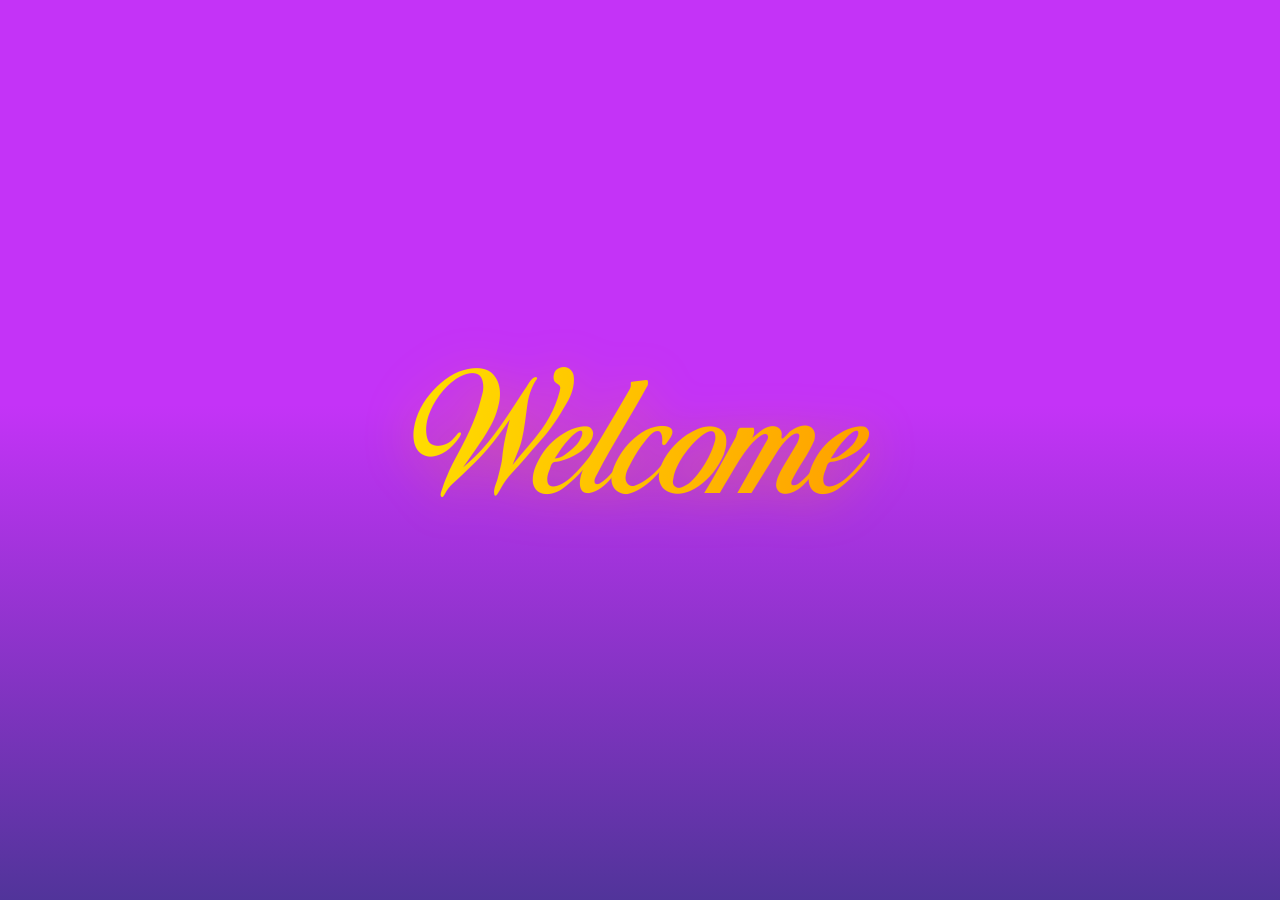
<file: index.html>
<!doctype html>
<html lang="en">
<head>
<meta charset="utf-8">
<meta name="viewport" content="width=device-width, initial-scale=1, viewport-fit=cover">
<title>Kenny Clint Hutahaean</title>
<meta name="description" content="Portfolio of Kenny Clint Hutahaean, Informatics student at Universitas Diponegoro.">
<link rel="preconnect" href="https://fonts.googleapis.com">
<link rel="preconnect" href="https://fonts.gstatic.com" crossorigin>
<link href="https://fonts.googleapis.com/css2?family=Inter:wght@500;700;800&family=Playball&family=Rubik+Mono+One&display=swap" rel="stylesheet">
<link rel="preload" href="assets/fonts/BirdsOfParadise.ttf" as="font" type="font/ttf" crossorigin>
<style>html,*{-webkit-tap-highlight-color:rgba(0,0,0,0)}</style>
<link rel="stylesheet" href="style.css?v=17">
<link rel="stylesheet" href="badge.css?v=7">
<link rel="stylesheet" href="widgets.css?v=6">
</head>
<body>
<div class="bg" aria-hidden="true"></div>

<!-- Welcome -->
<main id="welcome" class="welcome" tabindex="0" aria-label="Welcome">
  <h1 class="script">Welcome</h1>
</main>

<!-- Segmented control (iOS-style liquid glass) -->
<nav class="seg" id="seg" aria-label="Sections" hidden>
  <span class="seg-thumb" aria-hidden="true"></span>
  <a href="#about"    class="seg-item" data-page="about">About me</a>
  <a href="#profile"  class="seg-item" data-page="profile">Profile</a>
  <a href="#projects" class="seg-item" data-page="projects">Projects</a>
  <a href="#skills"   class="seg-item" data-page="skills">Skills</a>
</nav>

<div id="pages" class="pages" hidden>

  <!-- About me -->
  <section id="about" class="page">
    <div class="badge-layer" id="badgeLayer">
      <svg class="strap" aria-hidden="true">
        <path id="strapPath" fill="none" stroke="#0b0b0d" stroke-width="30" stroke-linejoin="round"/>
        <path id="strapEdge" fill="none" stroke="rgba(255,255,255,.14)" stroke-width="2" stroke-linejoin="round" transform="translate(-13 0)"/>
        <text class="strap-text" dy="3.5"><textPath href="#strapPath">KENNY CLINT HUTAHAEAN • KENNY CLINT HUTAHAEAN • KENNY CLINT HUTAHAEAN • KENNY CLINT HUTAHAEAN • </textPath></text>
      </svg>
      <div class="card-wrap" aria-label="Draggable ID badge">
        <div class="card-3d">
          <div class="face front">
            <div class="clip"><i></i></div><div class="slot"></div>
            <div class="photo"><img src="assets/kenny.jpg" alt="Kenny" draggable="false"></div>
            <div class="b-hello">HELLO!!!!</div>
            <div class="b-tag">I'M KENNY</div>
            <div class="sheen"></div>
          </div>
          <div class="face back">
            <div class="clip"><i></i></div><div class="slot"></div>
            <div class="mono">KC</div>
            <div class="meta">KENNY CLINT<br>HUTAHAEAN</div>
            <div class="meta small">INFORMATICS · UNDIP</div>
            <div class="sheen"></div>
          </div>
        </div>
      </div>
    </div>
    <div class="about-wrap">
    <div class="about">
      <div class="badge-slot" aria-hidden="true"></div>
      <div class="about-text">
        <h2 class="hello">HELLOOO!!!</h2>
        <p class="intro rv">My name is Kenny. A freshman from
          <span class="crest"><img src="assets/undip.png?v=2" alt="Universitas Diponegoro"></span></p>
        <p class="body rv">If you ask me what is my personality? I’m ambivert, ISTJ, diligent, and prob youuurr…… nahhh jkkk. If you want to contact me, here’s my contact :</p>
        <div class="socials">
          <a class="app-icon rv" href="https://github.com/KennyClient" target="_blank" rel="noopener" aria-label="GitHub" title="github.com/KennyClient">
            <svg viewBox="0 0 24 24" fill="#111"><path d="M12 .5A11.5 11.5 0 0 0 .5 12c0 5.08 3.29 9.39 7.86 10.91.58.1.79-.25.79-.56v-2c-3.2.7-3.87-1.54-3.87-1.54-.52-1.33-1.28-1.69-1.28-1.69-1.04-.71.08-.7.08-.7 1.15.08 1.76 1.18 1.76 1.18 1.02 1.75 2.68 1.25 3.34.95.1-.74.4-1.25.72-1.54-2.55-.29-5.24-1.28-5.24-5.69 0-1.26.45-2.28 1.18-3.09-.12-.29-.51-1.46.11-3.05 0 0 .97-.31 3.17 1.18a11 11 0 0 1 5.77 0c2.2-1.49 3.17-1.18 3.17-1.18.62 1.59.23 2.76.11 3.05.74.81 1.18 1.83 1.18 3.09 0 4.42-2.69 5.39-5.25 5.68.41.36.78 1.06.78 2.14v3.17c0 .31.21.67.8.56A11.5 11.5 0 0 0 23.5 12 11.5 11.5 0 0 0 12 .5z"/></svg>
          </a>
          <a class="app-icon ig rv" href="https://instagram.com/kennyclienth" target="_blank" rel="noopener" aria-label="Instagram" title="Instagram"><svg viewBox="0 0 24 24" fill="none" stroke="url(#ig-grad)" stroke-width="2" stroke-linecap="round"><defs><linearGradient id="ig-grad" x1="0" y1="1" x2="1" y2="0"><stop offset="0" stop-color="#feda75"/><stop offset=".3" stop-color="#fa7e1e"/><stop offset=".55" stop-color="#d62976"/><stop offset=".8" stop-color="#962fbf"/><stop offset="1" stop-color="#4f5bd5"/></linearGradient></defs><rect x="3" y="3" width="18" height="18" rx="5.5"/><circle cx="12" cy="12" r="4.2"/><circle cx="17.4" cy="6.6" r="1.1" fill="#d62976" stroke="none"/></svg></a>
          <a class="app-icon li rv" href="https://www.linkedin.com/in/kenny-clint-hutahaean-b64733250" target="_blank" rel="noopener" aria-label="LinkedIn" title="LinkedIn"><svg viewBox="0 0 24 24"><rect width="24" height="24" rx="5" fill="#0A66C2"/><path fill="#fff" d="M7.1 9.6H4.4V19h2.7V9.6zM5.75 5A1.57 1.57 0 1 0 5.8 8.15 1.57 1.57 0 0 0 5.75 5zM19.6 13.6c0-2.5-1.3-4.2-3.5-4.2-1.2 0-2 .6-2.4 1.2V9.6H11V19h2.7v-5c0-1.3.5-2.2 1.6-2.2s1.5.9 1.5 2.2V19h2.8v-5.4z"/></svg></a>
          <a class="app-icon dc rv" href="#" data-copy="kennyclint" aria-label="Discord: kennyclint (click to copy)" title="Discord: kennyclint (click to copy)"><img src="assets/discord.png" alt="Discord"></a>
          <a class="app-icon mail rv" href="mailto:kennyclient2017@gmail.com" aria-label="Email" title="kennyclient2017@gmail.com"><img src="assets/gmail.png" alt="Gmail"></a>
        </div>
    </div>
    </div>
      <div class="widgets">
        <article class="widget w-note rv">
          <h3 class="w-title"><b>Kenny</b> <span>lg bangun</span> <u>dirinya</u><span>.</span></h3>
          <hr>
          <p>aku pikir disain, coding, dan segala macam.</p>
          <p>aku pikir dengan coding kita bisa merubah hal.</p>
          <p>aku pikir sih ya, kita sebaiknya merancang hal-hal yang dapat mengerjakan tugas-tugas yang tidak kita nikmati, serta membuat hal-hal yang kita nikmati menjadi jauh lebih baik.</p>
          <p>aku pikir.. ada banyak hal di dunia ini.</p>
          <p>aku pikir ada sesuatu hal yg kurang, tapi pasti yang baik.</p>
          <p>yang paling penting. jumlah yang optimal.</p>
        </article>

        <article class="widget w-music rv" id="music" aria-label="Songs I like">
          <div class="m-top">
            <div class="m-cover"><img id="mCover" src="assets/music/5tDbyeaCvxjNCBcupQucGo.jpg" alt="" draggable="false"></div>
            <a class="m-brand" id="mLink" href="https://open.spotify.com/track/5tDbyeaCvxjNCBcupQucGo" target="_blank" rel="noopener" aria-label="Open in Spotify" title="Open in Spotify"><img src="assets/spotify.png" alt="Spotify" draggable="false"></a>
          </div>
          <div class="m-meta">
            <div class="m-title"><span id="mTitle">#BrooklynBloodPop!</span><i class="m-e" id="mExplicit" title="Explicit">E</i></div>
            <div class="m-artist" id="mArtist">SyKo</div>
            <div class="m-bar" aria-hidden="true"><i id="mProg"></i></div>
          </div>
          <div class="m-controls" role="group" aria-label="Player controls">
            <button type="button" id="mList" aria-label="Song list" aria-expanded="false"><svg viewBox="0 0 24 24"><path d="M5 7h14M5 12h14M5 17h9" fill="none" stroke="currentColor" stroke-width="2.4" stroke-linecap="round"/></svg></button>
            <button type="button" id="mPrev" aria-label="Previous"><svg viewBox="0 0 24 24" fill="currentColor"><path d="M11.5 12 20 6v12l-8.5-6zM3 12l8.5-6v12L3 12z"/></svg></button>
            <button type="button" id="mPlay" class="m-play" aria-label="Play"><svg class="i-play" viewBox="0 0 24 24" fill="currentColor"><path d="M7 4.5v15l13-7.5-13-7.5z"/></svg><svg class="i-pause" viewBox="0 0 24 24" fill="currentColor"><path d="M6 4h4.4v16H6zM13.6 4H18v16h-4.4z"/></svg></button>
            <button type="button" id="mNext" aria-label="Next"><svg viewBox="0 0 24 24" fill="currentColor"><path d="M12.5 12 4 6v12l8.5-6zM21 12l-8.5-6v12L21 12z"/></svg></button>
            <button type="button" id="mShuffle" aria-label="Shuffle" aria-pressed="false"><svg viewBox="0 0 24 24" fill="none" stroke="currentColor" stroke-width="2.2" stroke-linecap="round" stroke-linejoin="round"><path d="M3 7h3.5c2 0 3.2 1 4.2 2.7l2.6 4.6c1 1.7 2.200 2.700 4.200 2.700H21M3 17h3.500c2 0 3.200-1 4.200-2.700M13.300 9.700c1-1.700 2.200-2.700 4.200-2.700H21M18.500 4 21 7l-2.500 3M18.500 14l2.500 3-2.500 3"/></svg></button>
          </div>
          <ol class="m-queue" id="mQueue" hidden></ol>
          <div class="m-embed" aria-hidden="true"><div id="mEngine"></div></div>
        </article>
        <article class="widget w-skills rv" aria-label="Strengths">
          <h3 class="w-title"><b>Strengths</b><span>.</span></h3>
          <hr>
          <ul class="s-list">
            <li class="s-row"><div class="s-head"><span>Leadership</span><b>95<small>/100</small></b></div><div class="s-bar" role="progressbar" aria-label="Leadership" aria-valuemin="0" aria-valuemax="100" aria-valuenow="95" style="--v:95"><i></i></div></li>
            <li class="s-row"><div class="s-head"><span>Communication</span><b>80<small>/100</small></b></div><div class="s-bar" role="progressbar" aria-label="Communication" aria-valuemin="0" aria-valuemax="100" aria-valuenow="80" style="--v:80"><i></i></div></li>
            <li class="s-row"><div class="s-head"><span>Organizer</span><b>86<small>/100</small></b></div><div class="s-bar" role="progressbar" aria-label="Organizer" aria-valuemin="0" aria-valuemax="100" aria-valuenow="86" style="--v:86"><i></i></div></li>
            <li class="s-row"><div class="s-head"><span>Problem Solving</span><b>84<small>/100</small></b></div><div class="s-bar" role="progressbar" aria-label="Problem Solving" aria-valuemin="0" aria-valuemax="100" aria-valuenow="84" style="--v:84"><i></i></div></li>
            <li class="s-row"><div class="s-head"><span>Computer Science</span><b>50<small>/100</small></b></div><div class="s-bar" role="progressbar" aria-label="Computer Science" aria-valuemin="0" aria-valuemax="100" aria-valuenow="50" style="--v:50"><i></i></div></li>
            <li class="s-row"><div class="s-head"><span>Creativity</span><b>80<small>/100</small></b></div><div class="s-bar" role="progressbar" aria-label="Creativity" aria-valuemin="0" aria-valuemax="100" aria-valuenow="80" style="--v:80"><i></i></div></li>
          </ul>
        </article>
      </div>    </div>
  </section>

  <!-- Profile -->
  <section id="profile" class="page">
    <div class="panel profile">
      <h2 class="title">KENNY CLINT HUTAHAEAN</h2>
      <h3 class="sub">Tentang saya</h3>
      <p class="body">Saya merupakan mahasiswa dengan pengalaman organisasi OSIS pada bidang Publikasi, Dokumentasi, dan Desain (PDD) serta Teknologi Informasi dan Komunikasi (TIK). Selama dua tahun masa pengabdian, saya pernah menjabat sebagai anggota hingga ketua divisi. Selama masa perkuliahan, saya berkomitmen untuk mendalami bidang keamanan siber (Cybersecurity), pemrograman C++ dan Python, serta berinovasi melalui pengembangan proyek teknologi seperti proyek AI yang berbasis lokal yang ingin saya buat.</p>

      <div class="cols">
        <div class="mini">
          <h4>Pendidikan</h4>
          <ul class="timeline">
            <li><b>Universitas Diponegoro</b><span>S1 Informatika</span><em>Aug 2026 – sekarang</em></li>
            <li><b>SMA Swasta Sultan Iskandar Muda Medan</b><em>Jul 2023 – Apr 2026</em></li>
          </ul>
        </div>
        <div class="mini">
          <h4>Pengalaman</h4>
          <ul class="timeline">
            <li><b>Ketua OSIS, Bidang TIK</b><em>2025 – 2026</em></li>
            <li><b>Anggota OSIS, Bidang TIK</b><em>2024 – 2025</em></li>
            <li><b>Anggota Organisasi Rohani Kristen, Multimedia</b><em>2025 – 2026</em></li>
            <li><b>Anggota Multimedia Gereja GBI</b><em>2024 – 2026</em></li>
          </ul>
        </div>
        <div class="mini">
          <h4>Informasi tambahan</h4>
          <ul class="timeline">
            <li><b>Bahasa</b><span>Inggris, Indonesia</span></li>
            <li><b>Sertifikasi</b><span>Dicoding Python (2023)</span><span>5 Sertifikat IT Binus Center, Akreditasi A (SD)</span></li>
            <li><b>English</b><span>Akreditasi A+ tingkat lomba nasional</span></li>
          </ul>
        </div>
      </div>
    </div>
  </section>

  <!-- Projects -->
  <section id="projects" class="page">
    <div class="panel">
      <h2 class="title">Projects</h2>
      <h3 class="sub">Things I have built and run</h3>
      <div class="grid g2">
        <article class="card"><header><h4>Online OSIS Election</h4></header>
          <p>Sistem pemilihan ketua OSIS berbasis online yang hemat anggaran.</p>
          <div class="chips"><span>Web</span><span>OSIS</span><span>2025</span></div></article>
        <article class="card"><header><h4>Wireless Camera Layout</h4></header>
          <p>Layout kamera berbasis wireless untuk multimedia yang menghemat anggaran.</p>
          <div class="chips"><span>Multimedia</span><span>OBS</span><span>2025</span></div></article>
        <article class="card"><header><h4>Church Multimedia</h4></header>
          <p>Menyusun sistem multimedia gereja berbasis OBS dan vMix.</p>
          <div class="chips"><span>OBS</span><span>vMix</span><span>2024 – 2026</span></div></article>
        <article class="card"><header><h4>Local AI Project</h4></header>
          <p>Proyek AI berbasis lokal yang sedang dikerjakan.</p>
          <div class="chips"><span>Python</span><span>AI</span><span>On going</span></div></article>
      </div>
    </div>
  </section>

  <!-- Skills -->
  <section id="skills" class="page">
    <div class="panel">
      <h2 class="title">Skills</h2>
      <h3 class="sub">What I work with</h3>
      <div class="grid g3">
        <article class="card card-wide"><header><h4>Visual Design</h4></header>
          <p>Poster, konten dan video editing.</p>
          <div class="chips"><span>Canva</span><span>After Effects</span><span>CapCut</span></div>
          <div class="works">
            <section class="work-group">
              <h5>Canva</h5>
              <div class="thumbs">
                <a class="thumb tall" href="assets/work/canva-1.png" data-label="Canva · ID Card" aria-label="Canva: ID Card"><img src="assets/work/canva-1.png" alt="Canva design: ID Card" loading="lazy"></a>
                <a class="thumb tall" href="assets/work/canva-2.png" data-open="https://canva.link/qe81dxkq5d8z8v8" data-label="Canva · Pemilihan Caketos &amp; Cawaketos" aria-label="Canva: Pemilihan Caketos dan Cawaketos"><img src="assets/work/canva-2.png" alt="Canva design: Pemilihan Caketos &amp; Cawaketos 2026/2027" loading="lazy"></a>
                <a class="thumb tall" href="assets/work/canva-3.png" data-open="https://canva.link/xmglfuns97t62cz" data-label="Canva · Sumulansa" aria-label="Canva: Sumulansa"><img src="assets/work/canva-3.png" alt="Canva design: Sumulansa congratulation poster" loading="lazy"></a>
              </div>
            </section>
            <section class="work-group">
              <h5>CapCut</h5>
              <div class="thumbs two">
                <a class="thumb wide" href="assets/work/tiktok-1.png" data-open="https://vt.tiktok.com/ZSbgEnQDj/" data-label="CapCut · Video on TikTok" aria-label="CapCut video 1 on TikTok"><img src="assets/work/tiktok-1.png" alt="CapCut video: Autumn In New York" loading="lazy"><i class="play" aria-hidden="true"></i></a>
                <a class="thumb wide" href="assets/work/tiktok-2.png" data-open="https://vt.tiktok.com/ZSbgo2xwD/" data-label="CapCut · Video on TikTok" aria-label="CapCut video 2 on TikTok"><img src="assets/work/tiktok-2.png" alt="CapCut video: Lake Toba videography" loading="lazy"><i class="play" aria-hidden="true"></i></a>
                <a class="thumb wide" href="assets/work/tiktok-3.png" data-open="https://www.tiktok.com/@kennyclh_0/video/7700900361501969672" data-label="CapCut · Video on TikTok" aria-label="CapCut video 3 on TikTok"><img src="assets/work/tiktok-3.png" alt="CapCut video: anime edit" loading="lazy"><i class="play" aria-hidden="true"></i></a>
                <a class="thumb wide" href="assets/work/tiktok-4.png" data-open="https://www.tiktok.com/@kennyclh_0/video/7701279646754655495" data-label="CapCut · Video on TikTok" aria-label="CapCut video 4 on TikTok"><img src="assets/work/tiktok-4.png" alt="CapCut video: glitch title edit" loading="lazy"><i class="play" aria-hidden="true"></i></a>
              </div>
            </section>
          </div>
        </article>
        <article class="card"><header><h4>Interactive Design</h4></header>
          <p>Presentasi interaktif.</p>
          <div class="chips"><span>PowerPoint</span></div></article>
        <article class="card"><header><h4>Documents</h4></header>
          <p>Pembuatan dokumen dan administrasi.</p>
          <div class="chips"><span>Word</span><span>Excel</span><span>Google Docs</span></div></article>
        <article class="card"><header><h4>Multimedia Operator</h4></header>
          <p>Live production dan broadcast.</p>
          <div class="chips"><span>vMix</span><span>OBS</span></div></article>
        <article class="card"><header><h4>Programming</h4></header>
          <p>Python (Early-Intermediate), belajar C++.</p>
          <div class="chips"><span>Python</span><span>C++</span></div></article>
        <article class="card"><header><h4>Languages</h4></header>
          <p>Komunikasi lisan dan tulisan.</p>
          <div class="chips"><span>Inggris</span><span>Indonesia</span></div></article>
      </div>
    </div>
  </section>

</div>
<div class="lightbox" id="lightbox" hidden role="dialog" aria-modal="true" aria-label="Work preview"><button class="lb-close" aria-label="Close">&times;</button><figure><img alt=""><figcaption><span></span><a target="_blank" rel="noopener">Open original ↗</a></figcaption></figure></div>
<div class="toast" id="toast" role="status" aria-live="polite"></div>
<script src="app.js?v=14"></script>
<script src="badge.js?v=5"></script>
<script src="music.js?v=6"></script>
</body>
</html>
</file>
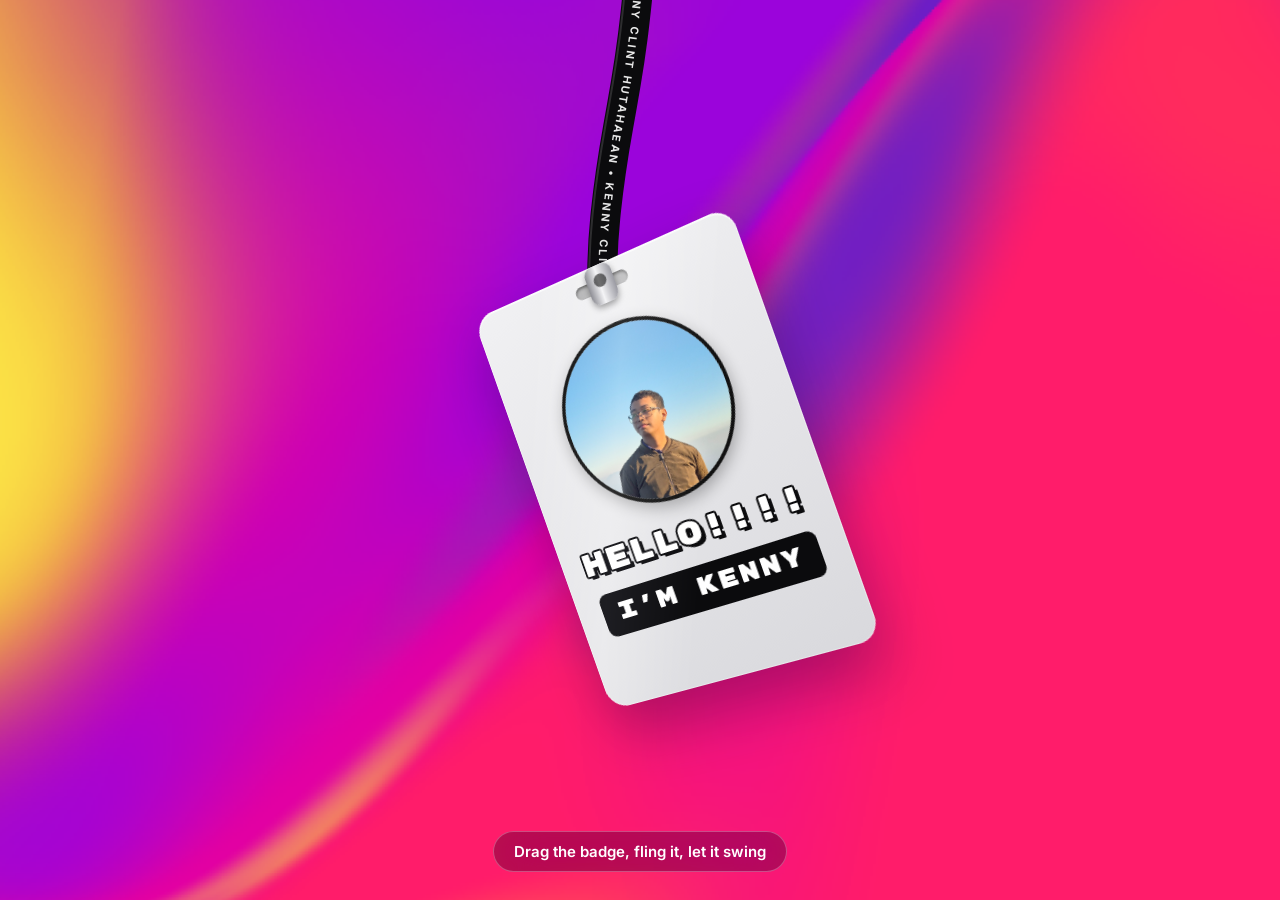
<file: badge.html>
<!doctype html>
<html lang="en">
<head>
<meta charset="utf-8">
<meta name="viewport" content="width=device-width, initial-scale=1, viewport-fit=cover">
<title>I'M KENNY · Badge</title>
<link rel="preconnect" href="https://fonts.googleapis.com">
<link rel="preconnect" href="https://fonts.gstatic.com" crossorigin>
<link href="https://fonts.googleapis.com/css2?family=Inter:wght@500;700&family=Rubik+Mono+One&display=swap" rel="stylesheet">
<link rel="stylesheet" href="badge.css?v=7">
<style>
  *{box-sizing:border-box;margin:0}
  html,body{height:100%}
  body{--font:"SF Compact Text","SF Compact Display","SF Compact",-apple-system,BlinkMacSystemFont,Inter,"Segoe UI",system-ui,sans-serif;font-family:var(--font);color:#fff;overflow:hidden;background:#b0148f;touch-action:none}
  .bg{position:fixed;inset:-4%;background:url(assets/bg.png) center/cover no-repeat;z-index:-1}
  .hint{position:fixed;left:50%;bottom:calc(28px + env(safe-area-inset-bottom));transform:translateX(-50%);z-index:3;padding:10px 20px;border-radius:999px;font-weight:600;font-size:15px;white-space:nowrap;
    background:rgba(0,0,0,.28);border:1px solid rgba(255,255,255,.28);-webkit-backdrop-filter:blur(24px) saturate(170%);backdrop-filter:blur(24px) saturate(170%);transition:opacity .6s,transform .6s}
  .hint.gone{opacity:0;transform:translate(-50%,10px)}
</style>
</head>
<body>
<div class="bg" aria-hidden="true"></div>
<div class="badge-layer fixed" id="badgeLayer">
  <svg class="strap" aria-hidden="true">
    <path id="strapPath" fill="none" stroke="#0b0b0d" stroke-width="30" stroke-linejoin="round"/>
    <path id="strapEdge" fill="none" stroke="rgba(255,255,255,.14)" stroke-width="2" stroke-linejoin="round" transform="translate(-13 0)"/>
    <text class="strap-text" dy="3.5"><textPath href="#strapPath">KENNY CLINT HUTAHAEAN • KENNY CLINT HUTAHAEAN • KENNY CLINT HUTAHAEAN • KENNY CLINT HUTAHAEAN • </textPath></text>
  </svg>
  <div class="card-wrap" aria-label="Draggable ID badge">
    <div class="card-3d">
      <div class="face front">
        <div class="clip"><i></i></div><div class="slot"></div>
        <div class="photo"><img src="assets/kenny.jpg" alt="Kenny" draggable="false"></div>
        <div class="b-hello">HELLO!!!!</div>
        <div class="b-tag">I'M KENNY</div>
        <div class="sheen"></div>
      </div>
      <div class="face back">
        <div class="clip"><i></i></div><div class="slot"></div>
        <div class="mono">KC</div>
        <div class="meta">KENNY CLINT<br>HUTAHAEAN</div>
        <div class="meta small">INFORMATICS · UNDIP</div>
        <div class="sheen"></div>
      </div>
    </div>
  </div>
</div>
<p class="hint" id="hint">Drag the badge, fling it, let it swing</p>
<script src="badge.js?v=4"></script>
</body>
</html>
</file>
<file: style.css>
:root{
  /* SF Compact is used when it is installed on the visitor's device (Apple's licence does not allow shipping the font file on a website).
     Otherwise fall back to Apple's system font, then Inter. The Welcome title keeps its own font. */
  --font:"SF Compact Text","SF Compact Display","SF Compact",-apple-system,BlinkMacSystemFont,Inter,"Segoe UI",system-ui,sans-serif;
  --spring:cubic-bezier(.34,1.45,.5,1);
  --ease:cubic-bezier(.22,1,.36,1);
  --snap:cubic-bezier(.3,1.2,.5,1);
  --glass:rgba(0,0,0,.29);
  --stroke:rgba(255,255,255,.28);
}
html{-webkit-tap-highlight-color:rgba(0,0,0,0)}
*{box-sizing:border-box;margin:0;-webkit-tap-highlight-color:rgba(0,0,0,0)}
.seg,.seg *{-webkit-user-select:none;user-select:none;outline:none}
.seg ::selection{background:transparent}
html,body{height:100%}
body{
  font-family:var(--font);font-weight:700;color:#fff;overflow:hidden;
  background:#b0148f;-webkit-font-smoothing:antialiased;
}
a{color:inherit;text-decoration:none}

/* Background */
.bg{position:fixed;inset:-4%;background-color: #ffff; z-index: -1;;
  animation:drift 28s ease-in-out infinite alternate;z-index:-1}
@keyframes drift{to{transform:scale(1.08) translate(-1.5%,1%)}}

/* Birds of Paradise (personal-use font supplied by the site owner) */
@font-face{font-family:"Birds of Paradise";src:url(assets/fonts/BirdsOfParadise.ttf) format("truetype");font-display:block}

/* Welcome */
.welcome{position:fixed;inset:0;display:grid;place-content:center;justify-items:center;gap:18px;cursor:pointer;
  background:linear-gradient(180deg,#c433f7 0%,#c433f7 45%,#51349a 100%);z-index:30;
  transition:opacity .7s var(--ease),transform .7s var(--ease),filter .7s var(--ease);outline:none}
.welcome.out{opacity:0;transform:scale(1.06);filter:blur(14px);pointer-events:none}
.script{font-family:"Birds of Paradise",Playball,"Brush Script MT",cursive;font-weight:400;font-size:clamp(64px,13vw,150px);
  background:linear-gradient(100deg,#ffe000,#ff9d00);-webkit-background-clip:text;background-clip:text;color:transparent;
  padding:0 .12em .1em;filter:drop-shadow(0 6px 24px rgba(255,160,0,.35));animation:rise 1.2s var(--ease) both}
@keyframes rise{from{opacity:0;transform:translateY(24px) scale(.96);filter:blur(10px)}}
@keyframes pulse{50%{opacity:.35}}

/* Segmented control */
.seg{position:fixed;top:31px;right:max(29px,calc((100vw - 1440px)/2 + 29px));z-index:20;
  display:flex;padding:3px;border-radius:999px;isolation:isolate;
  background:rgba(255,255,255,.65);color:#000;border:1px solid rgba(0,0,0,.1);
  -webkit-backdrop-filter:blur(30px) saturate(180%);backdrop-filter:blur(30px) saturate(180%);
  box-shadow:inset 0 1px 0 #fff,0 10px 30px rgba(20,0,40,.14);
  animation:rise .9s var(--ease) both}
.seg[hidden]{display:none}
.seg-item{touch-action:manipulation;-webkit-touch-callout:none;position:relative;z-index:1;padding:10px 18px;border-radius:999px;font-size:clamp(15px,1.55vw,22px);line-height:27px;
  white-space:nowrap;opacity:.92;transition:transform .35s var(--spring),opacity .2s}
.seg-item.active{opacity:1}
.seg.hovering .seg-item:not(.hot){opacity:.8}
.seg-item:active{transform:scale(.94)}

/* The glass thumb that follows the cursor */
.seg-thumb{position:absolute;z-index:0;left:0;top:0;height:calc(100% - 6px);margin:3px 0 0 0;border-radius:999px;pointer-events:none;
  background:linear-gradient(180deg,#fff,rgba(255,255,255,.78));
  border:1px solid rgba(0,0,0,.08);
  box-shadow:inset 0 1px 1px #fff,0 4px 14px rgba(20,0,40,.18);
  transform:translate3d(var(--x,0px),0,0) scale(var(--sx,1),var(--sy,1));width:var(--w,0px);
  transition:transform .32s var(--snap),width .32s var(--snap),opacity .2s;will-change:transform,width}
.seg-thumb.follow{transition:transform .18s var(--ease),width .32s var(--snap),opacity .2s}
.seg-thumb.press{--sx:.94;--sy:.92}
.seg-thumb.init{transition:none}

/* Pages */
.pages{position:fixed;inset:0}
.pages[hidden]{display:none}
.grid>*{min-width:0}
.page{position:absolute;inset:0;display:grid;place-items:center;padding:110px 5vw 40px;overflow-y:auto;overflow-x:hidden;
  visibility:hidden;pointer-events:none;
  transition:visibility 0s .3s}
.page.on{visibility:visible;pointer-events:auto;transition:visibility 0s}
/* Fade the content, never the page itself: opacity/filter on an ancestor turns it into a
   backdrop root, so the glass panels would lose their blur mid-transition and flash dark. */
.page > *{opacity:0;transform:translateY(14px);transition:opacity .28s var(--ease),transform .4s var(--ease)}
.page.on > *{opacity:1;transform:none}

/* Shared glass */
.panel{position:relative;width:min(1269px,100%);padding:clamp(60px,6.4vw,92px) clamp(24px,5.3vw,77px) clamp(24px,5.3vw,77px);border-radius:clamp(30px,4vw,56px);
  background:#fff;color:#000;border:1px solid rgba(0,0,0,.08);
  box-shadow:0 30px 80px rgba(20,0,40,.14),0 2px 8px rgba(0,0,0,.06)}
/* macOS window controls: red, yellow, green */
.panel::before{content:"";position:absolute;top:clamp(20px,2.2vw,30px);left:clamp(22px,2.6vw,36px);width:14px;height:14px;border-radius:50%;
  background:#ff5f57;box-shadow:24px 0 0 #febc2e,48px 0 0 #28c840,0 0 0 .5px rgba(0,0,0,.12),24px 0 0 .5px rgba(0,0,0,.12),48px 0 0 .5px rgba(0,0,0,.12)}
.title{font-size:clamp(30px,3.5vw,49px);line-height:1.2;display:inline-block;padding-bottom:6px;border-bottom:3px solid #000;letter-spacing:-.01em}
.sub{font-size:clamp(20px,2.3vw,28px);margin:8px 0 22px}
.body{font-size:clamp(17px,2.2vw,32px);line-height:1.3}

/* About */
.about{display:flex;align-items:center;gap:clamp(20px,2.8vw,40px);flex-wrap:wrap;justify-content:center}
.about-text{max-width:min(720px,100%)}
.hello{font-size:clamp(44px,6.5vw,94px);line-height:1;color:#002aff;text-shadow:0 4px 24px rgba(0,42,255,.18);letter-spacing:-.02em;font-weight:800}
.intro{display:flex;align-items:center;gap:12px;flex-wrap:nowrap;font-size:clamp(20px,2.7vw,36px);margin:6px 0 20px;line-height:1.15;color: black;}
.crest{display:inline-grid;place-items:center;}
.crest{flex:none}
.crest img{height:62px;width:auto;display:block;filter:drop-shadow(0 4px 10px rgba(0,0,0,.3))}
.about .body{font-size:clamp(18px,2.4vw,34px);color: black;}
.socials{display:flex;gap:14px;margin-top:18px}
.app-icon{width:56px;height:56px;border-radius:16px;display:grid;place-items:center;background:#f2f2f7;
  box-shadow:0 6px 16px rgba(0,0,0,.22),inset 0 1px 0 rgba(255,255,255,.7);transition:transform .45s var(--spring),box-shadow .3s}
.app-icon svg{width:30px;height:30px}
.app-icon img{width:32px;height:32px;object-fit:contain}
.app-icon.dc img{width:38px;height:38px}
.app-icon:hover{transform:translateY(-4px) scale(1.1);box-shadow:0 14px 26px rgba(0,0,0,.3)}
.app-icon:active{transform:scale(.92)}

/* Profile */
.profile .body{font-size:clamp(16px,1.9vw,26px);font-weight:600;color: black;}
.cols{display:grid;grid-template-columns:repeat(3,1fr);gap:18px;margin-top:28px;color: black;}
.mini{padding:20px 22px;border-radius:30px;background:#f5f5f7;border:1px solid rgba(0,0,0,.07);box-shadow:0 1px 2px rgba(0,0,0,.04)}
.mini h4{font-size:18px;margin-bottom:12px;letter-spacing:.02em;text-transform:uppercase}
.timeline{list-style:none;padding:0;display:grid;gap:12px;font-size:15px;font-weight:600}
.timeline li{display:grid;gap:2px}
.timeline b{font-weight:700;font-size:16px}
.timeline span{opacity:.82}
.timeline em{font-style:normal;opacity:.6;font-size:14px}

/* Cards */
.grid{display:grid;gap:24px}
.g2{grid-template-columns:repeat(2,minmax(0,1fr))}
.g3{grid-template-columns:repeat(3,minmax(0,1fr))}
.card{display:flex;flex-direction:column;gap:14px;padding:26px 28px;border-radius:36px;
  background:#f5f5f7;color:#000;border:1px solid rgba(0,0,0,.07);
  box-shadow:0 1px 2px rgba(0,0,0,.04);
  transition:transform .5s var(--spring),background .3s,box-shadow .4s}
.card:hover{transform:translateY(-6px) scale(1.015);background:#f0f0f4;box-shadow:0 22px 40px rgba(20,0,40,.14)}
.card header{display:flex;align-items:center;gap:16px}
.card h4{font-size:clamp(20px,2vw,28px);line-height:1.1}
.g3 .card h4{font-size:clamp(19px,1.7vw,24px)}
.card p{font-size:clamp(15px,1.4vw,19px);line-height:1.35;opacity:.78;font-weight:600}
.tile{width:64px;height:64px;flex:none;border-radius:20px;display:grid;place-items:center;font-style:normal;font-size:28px;
  border:1.5px solid rgba(255,255,255,.5);box-shadow:inset 0 1px 0 rgba(255,255,255,.5),0 6px 14px rgba(0,0,0,.2)}
.t-pink{background:linear-gradient(135deg,#ff4f80,#ff9e1a)}
.t-blue{background:linear-gradient(135deg,#338cff,#1acdbf)}
.t-purple{background:linear-gradient(135deg,#9a40f2,#ff4f80)}
.t-green{background:linear-gradient(135deg,#40cc66,#ffd11a)}
.t-orange{background:linear-gradient(135deg,#ff9e1a,#ffd11a)}
.t-indigo{background:linear-gradient(135deg,#338cff,#9a40f2)}
.chips{display:flex;flex-wrap:wrap;gap:8px;margin-top:auto}
.chips span{padding:6px 14px;border-radius:999px;font-size:15px;background:#fff;color:#000;border:1px solid rgba(0,0,0,.1)}

.toast{position:fixed;left:50%;bottom:36px;z-index:40;padding:12px 22px;border-radius:999px;font-size:16px;
  background:rgba(0,0,0,.35);border:1px solid var(--stroke);-webkit-backdrop-filter:blur(24px) saturate(180%);backdrop-filter:blur(24px) saturate(180%);
  transform:translate(-50%,24px) scale(.9);opacity:0;pointer-events:none;transition:transform .5s var(--spring),opacity .3s}
.toast.show{transform:translate(-50%,0) scale(1);opacity:1}


.about-wrap .rv{opacity:0}
.about-wrap.reveal .rv{opacity:1;animation:rv .7s var(--ease) backwards}
@keyframes rv{from{opacity:0;transform:translateY(16px);filter:blur(8px)}to{opacity:1;transform:none;filter:blur(0)}}
.caret{display:inline-block;width:.07em;height:.85em;margin-left:.06em;vertical-align:-.04em;background:currentColor;border-radius:2px;animation:blink .8s steps(1) infinite}
.caret.done{animation:blink .8s steps(1) 3, fade .4s 2.4s forwards}
@keyframes blink{50%{opacity:0}}
@keyframes fade{to{opacity:0}}

/* Work galleries inside the Visual Design card */
.g3 .card-wide{grid-column:1/-1}
.works{display:flex;flex-wrap:wrap;gap:20px 32px;margin-top:8px}
.work-group h5{font-size:14px;letter-spacing:.14em;text-transform:uppercase;opacity:.6;margin-bottom:10px}
.thumbs{display:flex;flex-wrap:wrap;gap:12px;--th:clamp(150px,13vw,190px)}
.thumb{position:relative;display:block;height:var(--th);border-radius:22px;overflow:hidden;border:1.5px solid rgba(0,0,0,.1);
  box-shadow:0 10px 24px rgba(30,0,50,.3);transition:transform .45s var(--spring),box-shadow .3s;background:rgba(0,0,0,.2)}
.thumb.tall{aspect-ratio:1024/1479}
.thumb.wide{aspect-ratio:16/9}
.thumb img{width:100%;height:100%;object-fit:cover;display:block}
.thumb:hover{transform:translateY(-4px) scale(1.04);box-shadow:0 18px 34px rgba(30,0,50,.4)}
.thumb:active{transform:scale(.97)}
.play{position:absolute;left:50%;top:50%;width:44px;height:44px;margin:-22px 0 0 -22px;border-radius:50%;background:rgba(0,0,0,.35);border:1.5px solid rgba(255,255,255,.7);
  -webkit-backdrop-filter:blur(8px);backdrop-filter:blur(8px)}
.play::after{content:"";position:absolute;left:17px;top:12px;border-left:14px solid #fff;border-top:10px solid transparent;border-bottom:10px solid transparent}

/* Lightbox */
.lightbox{position:fixed;inset:0;z-index:60;display:grid;place-items:center;padding:24px;background:rgba(10,0,25,.55);
  -webkit-backdrop-filter:blur(26px) saturate(150%);backdrop-filter:blur(26px) saturate(150%);opacity:0;transition:opacity .35s var(--ease)}
.lightbox[hidden]{display:none}
.lightbox.show{opacity:1}
.lightbox figure{display:grid;gap:12px;justify-items:center;transform:scale(.94);transition:transform .5s var(--spring)}
.lightbox.show figure{transform:none}
.lightbox img{max-width:min(92vw,1100px);max-height:80vh;border-radius:26px;box-shadow:0 30px 80px rgba(0,0,0,.45);border:1.5px solid rgba(255,255,255,.4)}
.lightbox figcaption{display:flex;gap:16px;align-items:center;padding:10px 18px;border-radius:999px;font-size:15px;background:rgba(255,255,255,.16);border:1px solid rgba(255,255,255,.3)}
.lightbox figcaption a{text-decoration:underline;text-underline-offset:3px}
.lb-close{position:absolute;top:18px;right:22px;width:44px;height:44px;border-radius:50%;border:1px solid rgba(255,255,255,.4);background:rgba(255,255,255,.18);color:#fff;font:700 26px/1 var(--font);cursor:pointer}
.app-icon.li{background:#f2f2f7}
.app-icon.li svg{width:34px;height:34px}
/* Responsive */
@media (max-width:900px){
  .intro{flex-wrap:wrap}
  .seg{right:50%;transform:translateX(50%);top:14px}
  .seg-item{padding:9px 13px}
  .page{padding-top:90px;align-items:start}
  .cols,.g2{grid-template-columns:minmax(0,1fr)}
  .g3{grid-template-columns:repeat(2,minmax(0,1fr))}
}
@media (max-width:560px){ .g3{grid-template-columns:minmax(0,1fr)} .seg-item{padding:8px 10px;font-size:14px} }
@media (prefers-reduced-motion:reduce){
  .about-wrap .rv{opacity:1}
  *,*::before,*::after{animation:none!important;transition-duration:.01ms!important}
}
</file>
<file: badge.css>
:root{--block:"Rubik Mono One",Impact,sans-serif}

/* Layer that holds the strap + card. Sits over its parent; only the card takes pointer events. */
.badge-layer{position:absolute;inset:0;pointer-events:none;z-index:2;font-family:var(--font,system-ui)}
.badge-layer.fixed{position:fixed}
.badge-layer .strap{position:absolute;inset:0;width:100%;height:100%;overflow:visible}
.strap-text{font:700 11px var(--font,system-ui);letter-spacing:.22em;fill:#fff;opacity:.9}

/* Card is positioned by JS: its hook point sits at the physics hook */
.card-wrap{position:absolute;left:0;top:0;width:var(--w);height:var(--h);cursor:grab;pointer-events:auto;
  perspective:1100px;will-change:transform;touch-action:none;-webkit-user-select:none;user-select:none}
.card-wrap.drag{cursor:grabbing}
.card-3d{position:absolute;inset:0;transform-style:preserve-3d;will-change:transform}
.face{position:absolute;inset:0;border-radius:calc(var(--w)*.075);backface-visibility:hidden;-webkit-backface-visibility:hidden;overflow:hidden;
  box-shadow:0 30px 60px rgba(40,0,60,.35),0 2px 0 rgba(255,255,255,.7) inset,0 0 0 1px rgba(255,255,255,.35) inset}
.front{background:linear-gradient(160deg,#f1f1f3 0%,#d9d9dd 100%);display:flex;flex-direction:column;align-items:center;padding:calc(var(--w)*.2) calc(var(--w)*.09) 0}
.back{transform:rotateY(180deg);background:linear-gradient(160deg,#1a1a1f,#050507);display:flex;flex-direction:column;align-items:center;justify-content:center;gap:calc(var(--w)*.04)}

.slot{position:absolute;top:calc(var(--w)*.045);left:50%;width:calc(var(--w)*.2);height:calc(var(--w)*.045);transform:translateX(-50%);border-radius:99px;background:rgba(0,0,0,.28);box-shadow:inset 0 2px 3px rgba(0,0,0,.5)}
.clip{position:absolute;top:0;left:50%;width:calc(var(--w)*.1);height:calc(var(--w)*.13);transform:translateX(-50%);z-index:3}
.clip i{position:absolute;inset:0 0 auto 0;height:100%;border-radius:calc(var(--w)*.03);background:linear-gradient(90deg,#8d8d94,#f4f4f6 45%,#9a9aa2);box-shadow:0 3px 6px rgba(0,0,0,.35)}
.clip i::after{content:"";position:absolute;left:50%;top:22%;width:46%;aspect-ratio:1;transform:translateX(-50%);border-radius:50%;background:rgba(0,0,0,.55)}

.photo{width:76%;aspect-ratio:1;border-radius:50%;overflow:hidden;border:calc(var(--w)*.014) solid #111;box-shadow:0 6px 16px rgba(0,0,0,.3);background:#999;flex:none}
.photo img{width:100%;height:100%;object-fit:cover;pointer-events:none;
  /* centre the slice on his face, then zoom around the face (65% across) and nudge it to the middle */
  object-position:50% 34%;transform-origin:65.3% 50%;transform:translateX(-15.3%) scale(1.9)}
.b-hello{margin-top:calc(var(--w)*.075);font:400 calc(var(--w)*.108)/1 var(--block);color:#fff;letter-spacing:0;white-space:nowrap;
  -webkit-text-stroke:calc(var(--w)*.014) #0b0b0d;paint-order:stroke fill;text-shadow:calc(var(--w)*.012) calc(var(--w)*.012) 0 #0b0b0d}
.b-tag{margin-top:calc(var(--w)*.05);padding:calc(var(--w)*.035) calc(var(--w)*.06);border-radius:calc(var(--w)*.03);background:#0b0b0d;color:#fff;
  font:400 calc(var(--w)*.085)/1 var(--block);letter-spacing:.04em;white-space:nowrap}

.mono{font:400 calc(var(--w)*.34)/1 var(--block);color:#fff;letter-spacing:-.02em}
.meta{font:700 calc(var(--w)*.062)/1.25 var(--font,system-ui);letter-spacing:.2em;text-align:center;opacity:.9;color:#fff}
.meta.small{font-size:calc(var(--w)*.04);opacity:.55}

/* moving light that follows the card's tilt */
.sheen{position:absolute;inset:0;pointer-events:none;mix-blend-mode:soft-light;opacity:.9;
  background:linear-gradient(115deg,transparent calc(var(--sh,50%) - 22%),rgba(255,255,255,.75) var(--sh,50%),transparent calc(var(--sh,50%) + 22%))}

/* Empty box in the About layout that the card hangs into at rest */
.badge-slot{width:clamp(220px,24vw,300px);aspect-ratio:1/1.45;flex:none}
</file>
<file: widgets.css>
/* About page layout: hero row on top, widgets below. margin:auto centres without clipping when content is taller than the screen. */
.page{place-items:unset}
.page > :not(.badge-layer){margin:auto}
.about-wrap{display:flex;flex-direction:column;align-items:center;gap:clamp(36px,5vw,64px);width:100%}
.widgets{display:grid;grid-template-columns:repeat(2,minmax(0,1fr));gap:24px;width:min(1120px,100%);align-items:stretch;padding-bottom:24px}

/* Widget card (light, soft, Marco-style) */
.widget{position:relative;background:#f7f7f9;color:#1c1c1e;border-radius:clamp(30px,3.4vw,46px);padding:clamp(24px,3vw,40px);
  font-weight:500;box-shadow:0 24px 60px rgba(40,0,60,.22),inset 0 1px 0 #fff;
  transition:transform .5s var(--spring),box-shadow .4s}
.widget:hover{transform:translateY(-4px);box-shadow:0 32px 70px rgba(40,0,60,.28),inset 0 1px 0 #fff}

.w-title{font-size:clamp(24px,2.5vw,36px);line-height:1.2;font-weight:500;letter-spacing:-.01em;color:#0b0b0d}
.w-title b{font-weight:600}
.w-title span{color:#98989f}
.w-title u{text-decoration-thickness:2px;text-underline-offset:5px}
.w-note hr{border:0;border-top:1px solid #e6e6ea;margin:22px 0 8px}
.w-note p{margin-top:.95em;font-size:clamp(16px,1.45vw,20px);line-height:1.55;color:#77777e;font-weight:500}

/* Music widget */
.w-music{display:flex;flex-direction:column;gap:18px}
.m-top{display:flex;justify-content:space-between;align-items:flex-start;gap:16px}
.m-cover{width:min(60%,230px);aspect-ratio:1;padding:6px;border-radius:8px;background:#fff;box-shadow:0 6px 20px rgba(0,0,0,.18);transition:transform .5s var(--spring)}
.m-cover img{width:100%;height:100%;object-fit:cover;display:block;border-radius:3px;pointer-events:none}
.w-music.playing .m-cover{transform:rotate(-2deg) scale(1.03)}
.m-brand{flex:none;width:clamp(60px,6.4vw,82px);aspect-ratio:1;display:block;border-radius:50%;filter:drop-shadow(0 8px 14px rgba(19,167,77,.35));transition:transform .45s var(--spring)}
.m-brand img{width:100%;height:100%;display:block;pointer-events:none}
.m-brand:hover{transform:scale(1.08) rotate(-4deg)}
.m-title{display:flex;align-items:center;gap:10px;font-size:clamp(20px,1.9vw,26px);font-weight:600;color:#0b0b0d;letter-spacing:-.01em}
.m-title span{overflow:hidden;text-overflow:ellipsis;white-space:nowrap}
.m-e{flex:none;display:inline-grid;place-items:center;width:20px;height:20px;border-radius:5px;background:#8e8e93;color:#fff;font:700 12px/1 var(--font);font-style:normal}
.m-e[hidden]{display:none}
.m-artist{margin-top:4px;font-size:clamp(17px,1.6vw,22px);color:#8a8a91}
.m-bar{margin-top:14px;height:5px;border-radius:99px;background:#e4e4e9;overflow:hidden}
.m-bar i{display:block;height:100%;width:0;background:#0b0b0d;border-radius:99px;transition:width .4s linear}
.m-controls{margin-top:auto;display:flex;align-items:center;justify-content:space-between;gap:6px;padding:10px 20px;border:2.5px solid #d9d9de;border-radius:999px}
.m-controls button{all:unset;cursor:pointer;display:grid;place-items:center;width:44px;height:40px;color:#a3a3aa;border-radius:12px;transition:color .2s,transform .35s var(--spring)}
.m-controls button:hover{color:#4a4a52;transform:scale(1.12)}
.m-controls button:active{transform:scale(.9)}
.m-controls button:focus-visible{outline:2px solid #0a84ff;outline-offset:2px}
.m-controls button[aria-pressed="true"],.m-controls button[aria-expanded="true"]{color:#13a74d}
.m-controls svg{width:24px;height:24px}
.m-play svg{width:28px;height:28px;color:#6d6d75}
.m-play .i-pause{display:none}
.w-music.playing .m-play .i-play{display:none}
.w-music.playing .m-play .i-pause{display:block}

/* Song list sheet */
.m-queue{list-style:none;padding:8px;margin:0;position:absolute;left:14px;right:14px;bottom:14px;max-height:78%;overflow:auto;z-index:3;
  background:rgba(247,247,249,.96);-webkit-backdrop-filter:blur(20px);backdrop-filter:blur(20px);border-radius:30px;box-shadow:0 20px 50px rgba(0,0,0,.28),0 0 0 1px rgba(0,0,0,.06)}
.m-queue[hidden]{display:none}
.m-queue li{display:flex;align-items:center;gap:12px;padding:8px 10px;border-radius:20px;cursor:pointer;transition:background .2s}
.m-queue li:hover{background:#ececf0}
.m-queue li.on{background:#e3f6ea}
.m-queue img{width:44px;height:44px;border-radius:8px;object-fit:cover}
.m-queue b{display:block;font-size:16px;color:#0b0b0d;font-weight:600}
.m-queue small{display:block;font-size:14px;color:#8a8a91}
.m-queue .n{margin-left:auto;color:#a3a3aa;font-size:13px}

/* Hidden Spotify engine: kept 1px so playback is allowed but nothing shows */
.m-embed{position:absolute;width:1px;height:1px;overflow:hidden;opacity:0;pointer-events:none;right:0;bottom:0}

@media (max-width:900px){
  .widgets{grid-template-columns:1fr}
}
@media (prefers-reduced-motion:reduce){ .widget,.m-cover,.m-brand{transition:none} }

/* Phones and small tablets: gallery thumbnails fill the card instead of using fixed heights */
@media (max-width:900px){
  .works{display:grid;grid-template-columns:minmax(0,1fr);gap:20px}
  .work-group{min-width:0}
  .thumbs{display:grid;grid-template-columns:repeat(3,minmax(0,1fr))}
  .thumbs.two{grid-template-columns:repeat(2,minmax(0,1fr))}
  .thumb{height:auto;width:100%}
}
@media (max-width:560px){
  .thumbs.two{grid-template-columns:minmax(0,1fr)}
  .card{padding:22px 20px;border-radius:34px}
}

/* Strengths: iOS-style progress bars */
.w-skills{grid-column:1/-1}
.w-skills hr{border:0;border-top:1px solid #e6e6ea;margin:22px 0 10px}
.s-list{list-style:none;margin:0;padding:0;display:grid;grid-template-columns:repeat(2,minmax(0,1fr));gap:22px 48px}
.s-row{display:grid;gap:10px}
.s-head{display:flex;justify-content:space-between;align-items:baseline;gap:12px;font-size:clamp(17px,1.5vw,20px);font-weight:600;color:#0b0b0d}
.s-head b{font-weight:600;color:#8a8a91;font-variant-numeric:tabular-nums}
.s-head small{font-size:.8em;font-weight:500;color:#aeaeb4}
.s-bar{height:8px;border-radius:99px;background:#e9e9ee;overflow:hidden;box-shadow:inset 0 1px 1px rgba(0,0,0,.06)}
.s-bar i{display:block;height:100%;width:0;border-radius:99px;background:linear-gradient(90deg,#0a84ff,#5ac8fa);box-shadow:0 0 0 .5px rgba(10,132,255,.35)}
.about-wrap.reveal .s-bar i{width:calc(var(--v) * 1%);transition:width 1.1s cubic-bezier(.22,1,.36,1)}
@media (max-width:900px){ .s-list{grid-template-columns:minmax(0,1fr)} }
@media (prefers-reduced-motion:reduce){ .s-bar i{width:calc(var(--v) * 1%);transition:none} }
</file>
